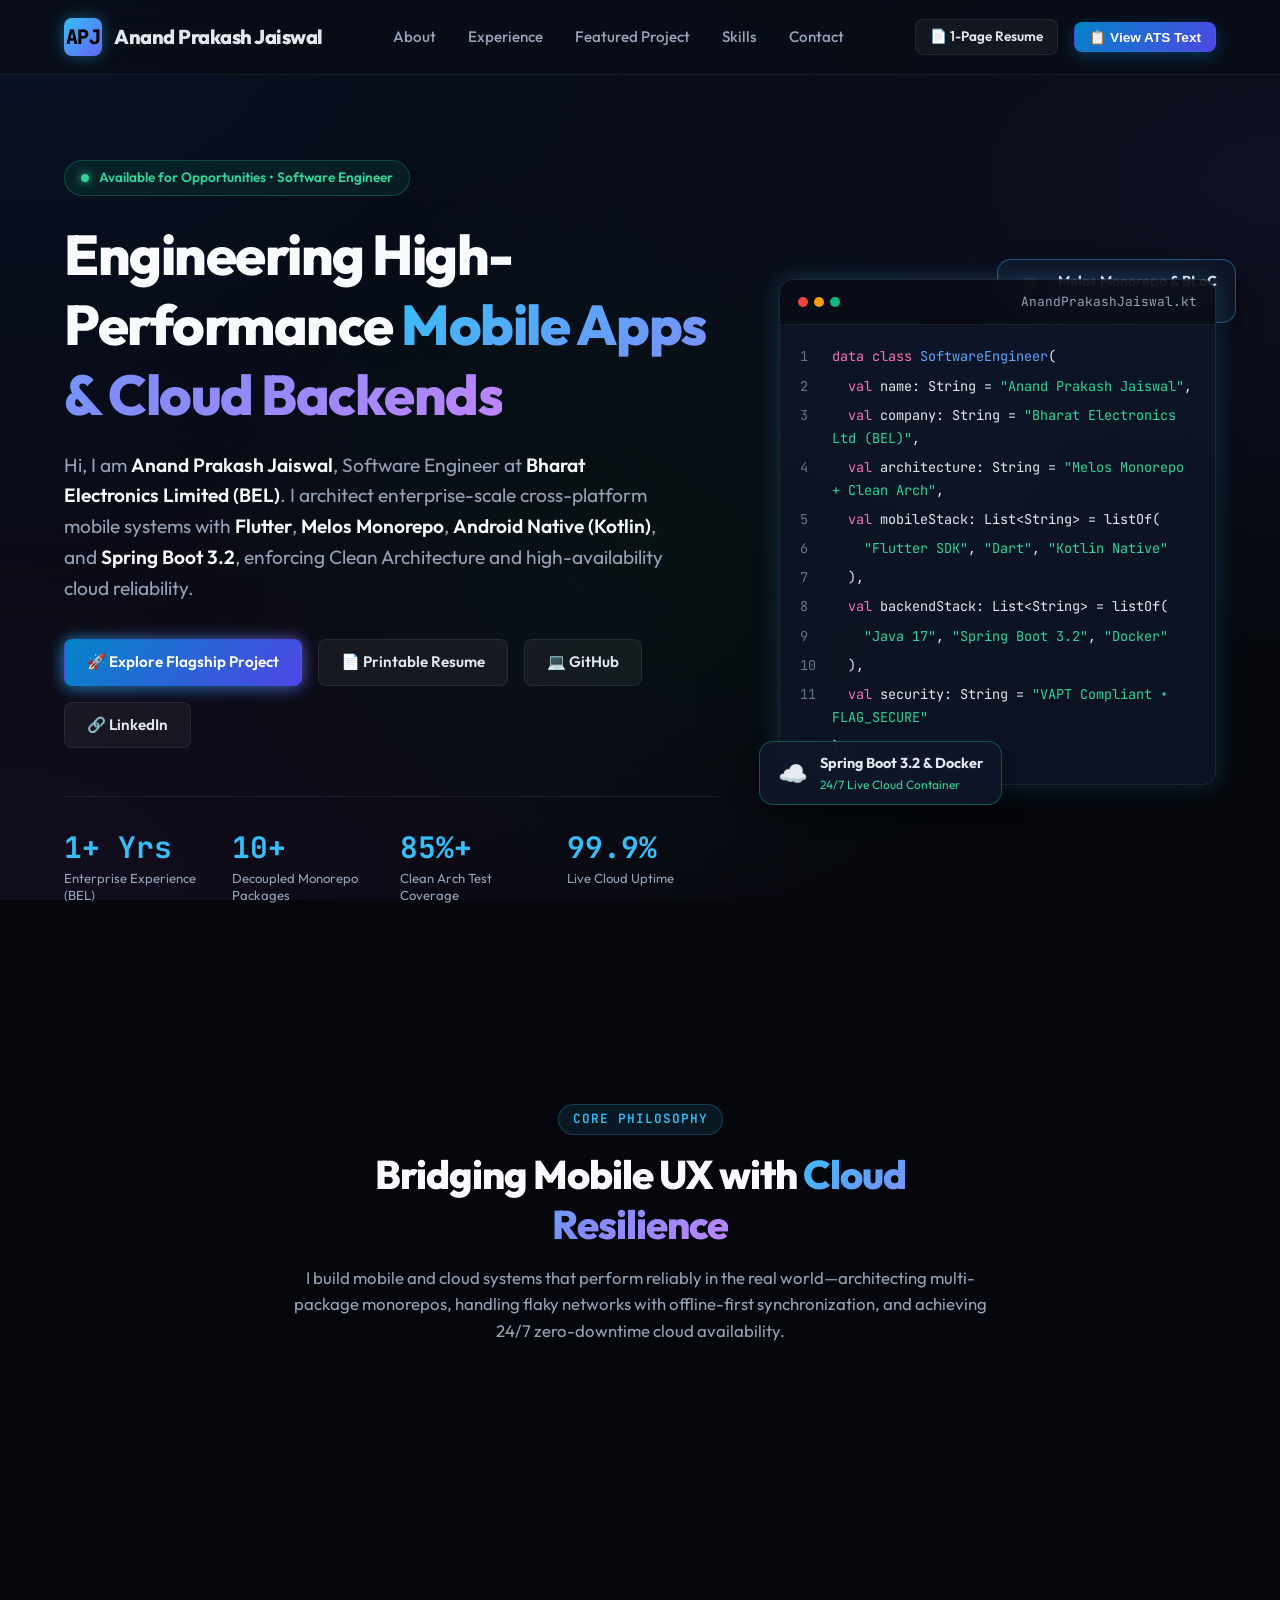
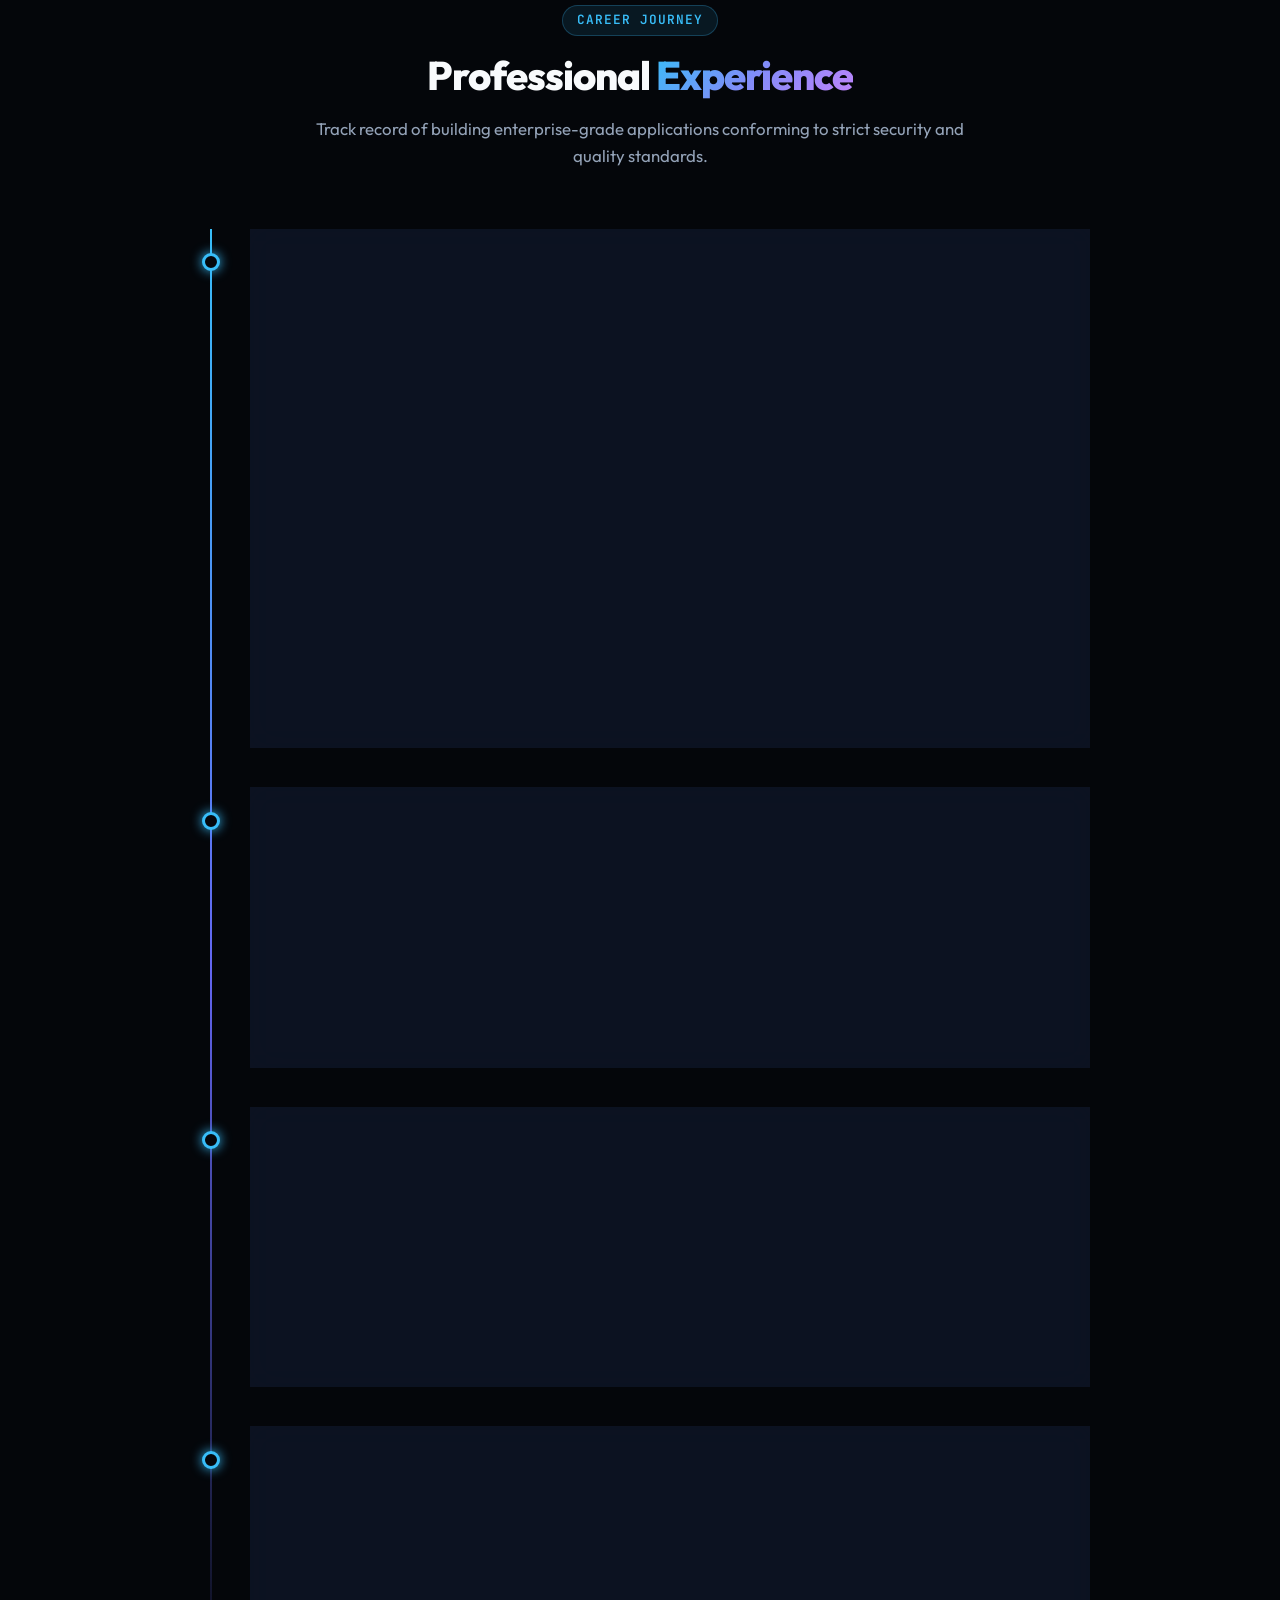
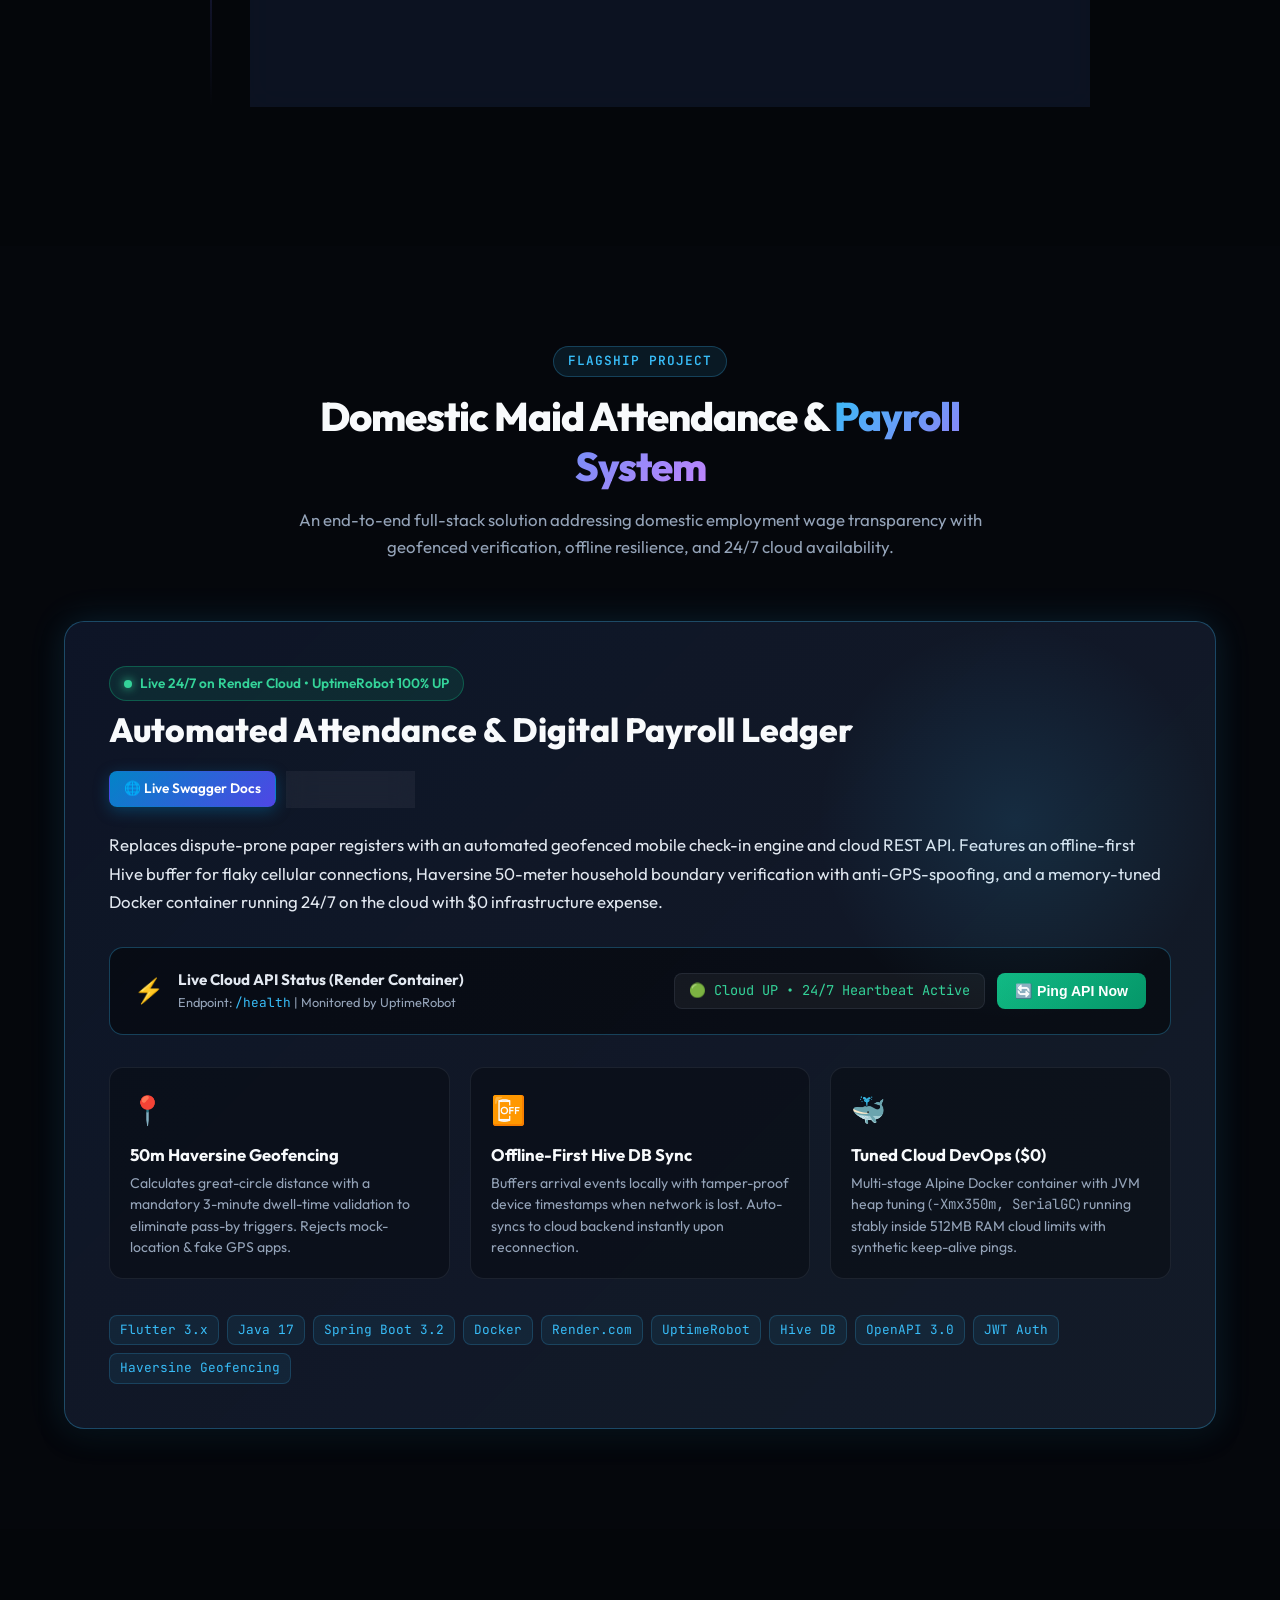
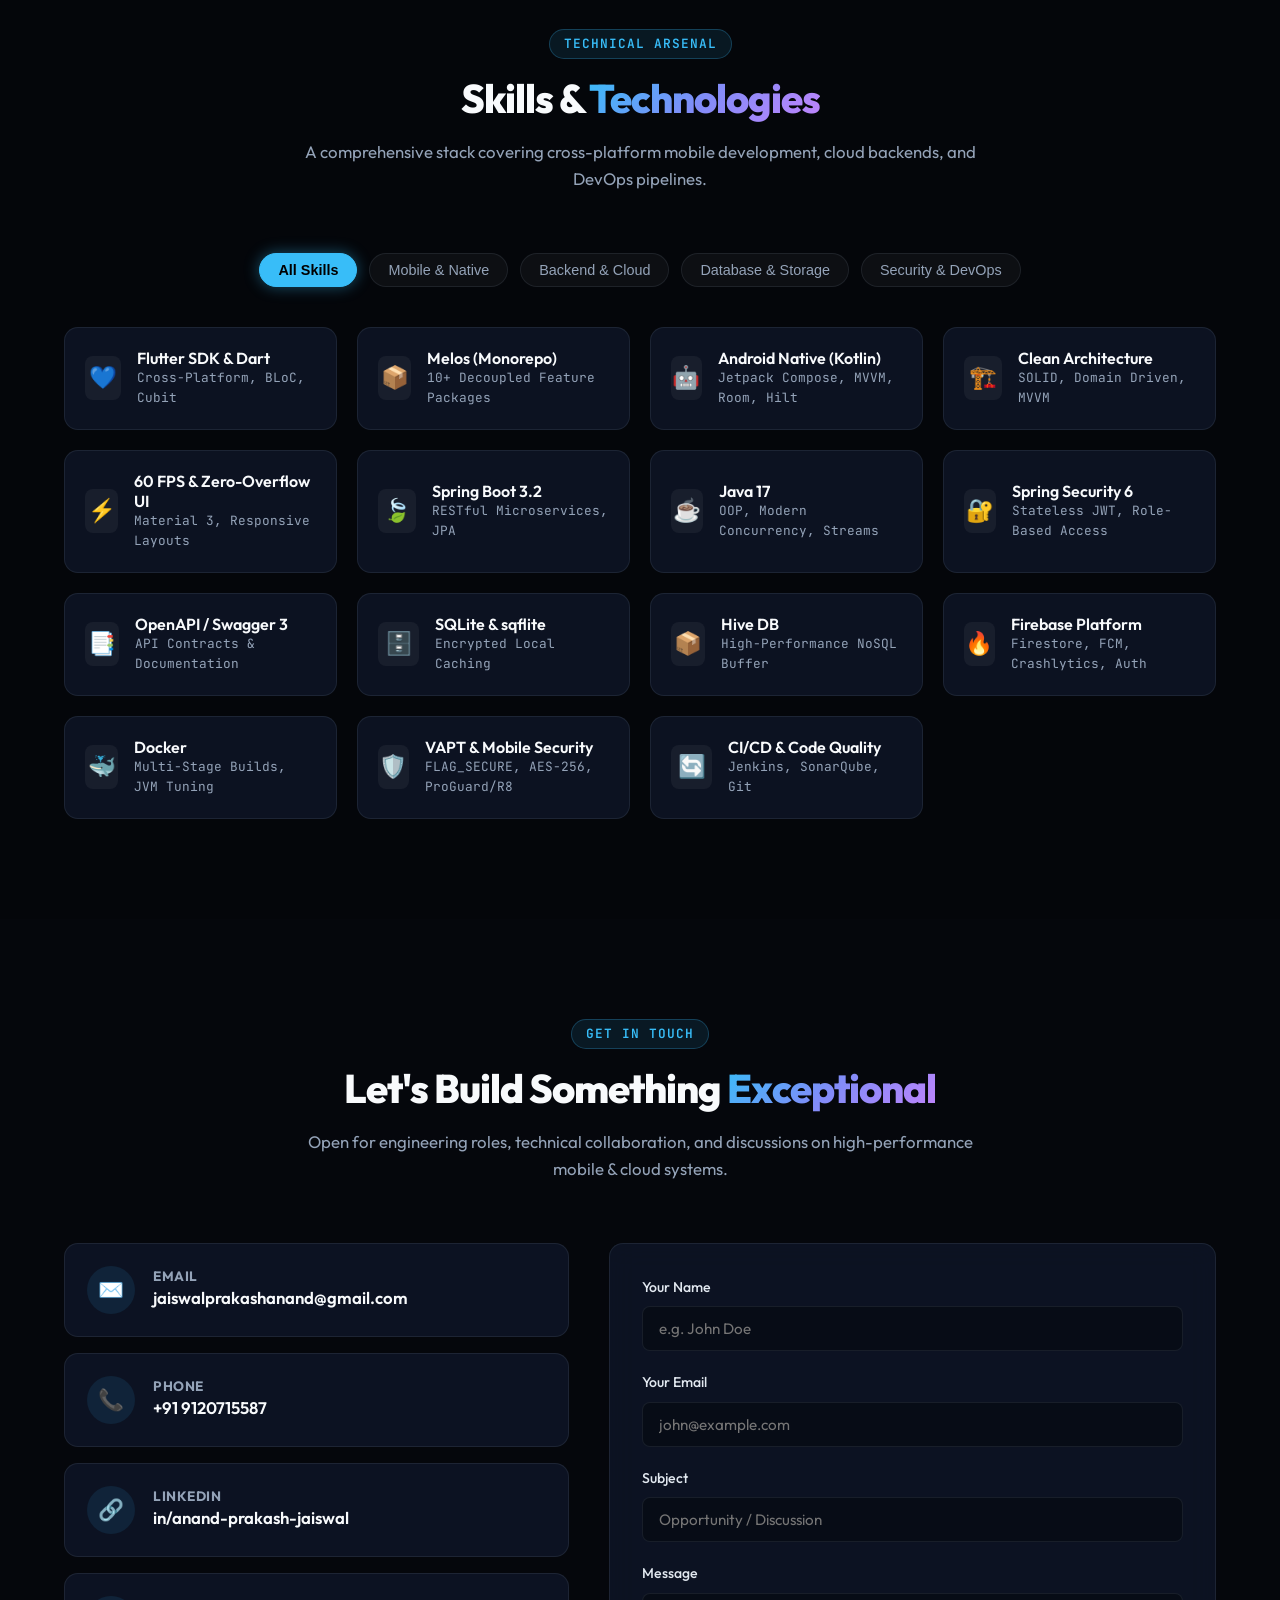
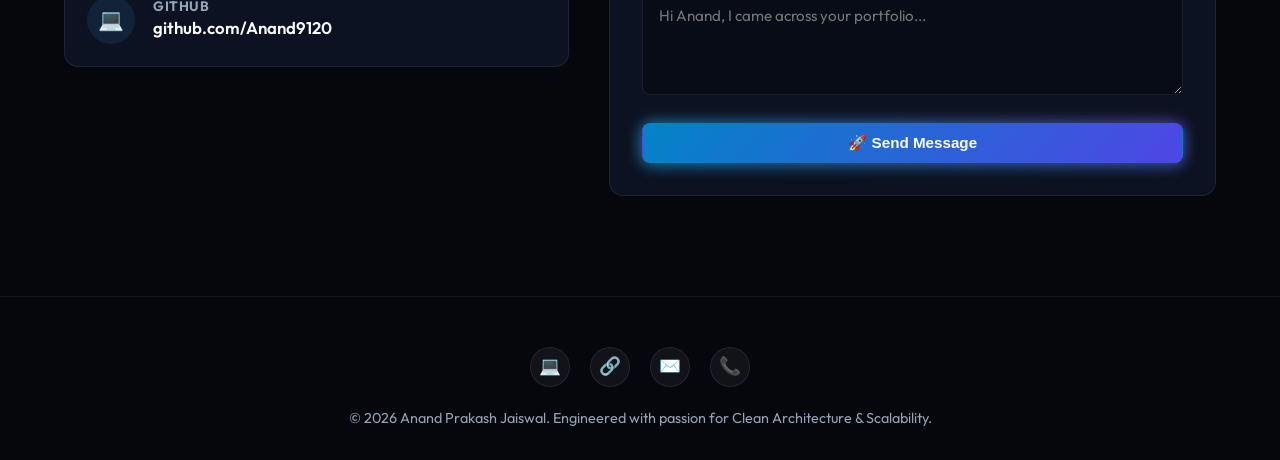
<file: index.html>
<!DOCTYPE html>
<html lang="en">
<head>
  <meta charset="UTF-8">
  <meta name="viewport" content="width=device-width, initial-scale=1.0">
  <title>Anand Prakash Jaiswal | Software Engineer (Flutter, Android Native & Backend)</title>
  <meta name="description" content="Portfolio of Anand Prakash Jaiswal - Software Engineer at Bharat Electronics Limited (BEL) specializing in Flutter, Android Native (Kotlin), Melos Monorepo, Spring Boot 3.2, Clean Architecture, and Cloud Systems.">
  <meta name="keywords" content="Anand Prakash Jaiswal, Anand Prakash, Flutter Developer, Android Engineer, Kotlin, Spring Boot, Melos Monorepo, Clean Architecture, BLoC, BEL, Software Engineer">
  <meta name="author" content="Anand Prakash Jaiswal">

  <!-- Open Graph -->
  <meta property="og:title" content="Anand Prakash Jaiswal | Software Engineer">
  <meta property="og:description" content="Software Engineer at Bharat Electronics Limited (BEL) engineering enterprise mobile systems and cloud backends.">
  <meta property="og:type" content="website">
  <meta property="og:url" content="https://anand9120.github.io/">

  <!-- Stylesheet -->
  <link rel="stylesheet" href="css/styles.css">
  <link rel="icon" href="data:image/svg+xml,<svg xmlns=%22http://www.w3.org/2000/svg%22 viewBox=%220 0 100 100%22><text y=%22.9em%22 font-size=%2290%22>⚡</text></svg>">
</head>
<body>

  <!-- Navigation -->
  <nav class="navbar" id="navbar">
    <div class="container nav-container">
      <a href="#hero" class="nav-logo">
        <div class="nav-logo-badge">APJ</div>
        <span>Anand Prakash Jaiswal</span>
      </a>

      <ul class="nav-links" id="navLinks">
        <li><a href="#about" class="nav-link">About</a></li>
        <li><a href="#experience" class="nav-link">Experience</a></li>
        <li><a href="#projects" class="nav-link">Featured Project</a></li>
        <li><a href="#skills" class="nav-link">Skills</a></li>
        <li><a href="#contact" class="nav-link">Contact</a></li>
      </ul>

      <div class="nav-actions">
        <a href="resume.html" target="_blank" class="btn btn-secondary btn-sm">📄 1-Page Resume</a>
        <button class="btn btn-primary btn-sm" id="openResumeBtn">📋 View ATS Text</button>
        <button class="mobile-toggle" id="mobileToggle" aria-label="Toggle Menu">☰</button>
      </div>
    </div>
  </nav>

  <!-- Hero Section -->
  <section class="hero" id="hero">
    <div class="container">
      <div class="hero-content">
        <div>
          <div class="status-pill">
            <span class="status-dot"></span>
            <span>Available for Opportunities • Software Engineer</span>
          </div>

          <h1 class="hero-title">
            Engineering High-Performance <span class="gradient-text">Mobile Apps & Cloud Backends</span>
          </h1>

          <p class="hero-subtitle">
            Hi, I am <b>Anand Prakash Jaiswal</b>, Software Engineer at <b>Bharat Electronics Limited (BEL)</b>. I architect enterprise-scale cross-platform mobile systems with <b>Flutter</b>, <b>Melos Monorepo</b>, <b>Android Native (Kotlin)</b>, and <b>Spring Boot 3.2</b>, enforcing Clean Architecture and high-availability cloud reliability.
          </p>

          <div class="hero-ctas">
            <a href="#projects" class="btn btn-primary btn-glow">🚀 Explore Flagship Project</a>
            <a href="resume.html" target="_blank" class="btn btn-secondary">📄 Printable Resume</a>
            <a href="https://github.com/Anand9120" target="_blank" class="btn btn-secondary">💻 GitHub</a>
            <a href="https://linkedin.com/in/anand-prakash-jaiswal" target="_blank" class="btn btn-secondary">🔗 LinkedIn</a>
          </div>

          <div class="hero-stats">
            <div class="stat-item">
              <h3>1+ Yrs</h3>
              <p>Enterprise Experience (BEL)</p>
            </div>
            <div class="stat-item">
              <h3>10+</h3>
              <p>Decoupled Monorepo Packages</p>
            </div>
            <div class="stat-item">
              <h3>85%+</h3>
              <p>Clean Arch Test Coverage</p>
            </div>
            <div class="stat-item">
              <h3>99.9%</h3>
              <p>Live Cloud Uptime</p>
            </div>
          </div>
        </div>

        <div class="hero-visual">
          <div class="floating-badge floating-badge-1">
            <span style="font-size: 1.5rem;">📱</span>
            <div>
              <div style="font-weight: 700; font-size: 0.9rem;">Melos Monorepo & BLoC</div>
              <div style="font-size: 0.75rem; color: #94a3b8;">Clean Arch + 10+ Packages</div>
            </div>
          </div>

          <div class="terminal-card">
            <div class="terminal-header">
              <div class="terminal-dots">
                <span class="terminal-dot dot-red"></span>
                <span class="terminal-dot dot-yellow"></span>
                <span class="terminal-dot dot-green"></span>
              </div>
              <div class="terminal-title">AnandPrakashJaiswal.kt</div>
            </div>
            <div class="terminal-body">
              <div class="code-line"><span class="line-num">1</span><span><span class="code-keyword">data class</span> <span class="code-func">SoftwareEngineer</span>(</span></div>
              <div class="code-line"><span class="line-num">2</span><span>&nbsp;&nbsp;<span class="code-keyword">val</span> name: String = <span class="code-string">"Anand Prakash Jaiswal"</span>,</span></div>
              <div class="code-line"><span class="line-num">3</span><span>&nbsp;&nbsp;<span class="code-keyword">val</span> company: String = <span class="code-string">"Bharat Electronics Ltd (BEL)"</span>,</span></div>
              <div class="code-line"><span class="line-num">4</span><span>&nbsp;&nbsp;<span class="code-keyword">val</span> architecture: String = <span class="code-string">"Melos Monorepo + Clean Arch"</span>,</span></div>
              <div class="code-line"><span class="line-num">5</span><span>&nbsp;&nbsp;<span class="code-keyword">val</span> mobileStack: List&lt;String&gt; = listOf(</span></div>
              <div class="code-line"><span class="line-num">6</span><span>&nbsp;&nbsp;&nbsp;&nbsp;<span class="code-string">"Flutter SDK"</span>, <span class="code-string">"Dart"</span>, <span class="code-string">"Kotlin Native"</span></span></div>
              <div class="code-line"><span class="line-num">7</span><span>&nbsp;&nbsp;),</span></div>
              <div class="code-line"><span class="line-num">8</span><span>&nbsp;&nbsp;<span class="code-keyword">val</span> backendStack: List&lt;String&gt; = listOf(</span></div>
              <div class="code-line"><span class="line-num">9</span><span>&nbsp;&nbsp;&nbsp;&nbsp;<span class="code-string">"Java 17"</span>, <span class="code-string">"Spring Boot 3.2"</span>, <span class="code-string">"Docker"</span></span></div>
              <div class="code-line"><span class="line-num">10</span><span>&nbsp;&nbsp;),</span></div>
              <div class="code-line"><span class="line-num">11</span><span>&nbsp;&nbsp;<span class="code-keyword">val</span> security: String = <span class="code-string">"VAPT Compliant • FLAG_SECURE"</span></span></div>
              <div class="code-line"><span class="line-num">12</span><span>)</span></div>
            </div>
          </div>

          <div class="floating-badge floating-badge-2">
            <span style="font-size: 1.5rem;">☁️</span>
            <div>
              <div style="font-weight: 700; font-size: 0.9rem;">Spring Boot 3.2 & Docker</div>
              <div style="font-size: 0.75rem; color: #34d399;">24/7 Live Cloud Container</div>
            </div>
          </div>
        </div>
      </div>
    </div>
  </section>

  <!-- About Section -->
  <section class="section" id="about">
    <div class="container">
      <div class="section-header">
        <span class="section-badge">Core Philosophy</span>
        <h2 class="section-title">Bridging Mobile UX with <span class="gradient-text">Cloud Resilience</span></h2>
        <p class="section-desc">
          I build mobile and cloud systems that perform reliably in the real world—architecting multi-package monorepos, handling flaky networks with offline-first synchronization, and achieving 24/7 zero-downtime cloud availability.
        </p>
      </div>
    </div>
  </section>

  <!-- Experience Timeline -->
  <section class="section" id="experience" style="background: rgba(0, 0, 0, 0.2);">
    <div class="container">
      <div class="section-header">
        <span class="section-badge">Career Journey</span>
        <h2 class="section-title">Professional <span class="gradient-text">Experience</span></h2>
        <p class="section-desc">Track record of building enterprise-grade applications conforming to strict security and quality standards.</p>
      </div>

      <div class="timeline">
        <!-- BEL -->
        <div class="timeline-item">
          <div class="timeline-dot"></div>
          <div class="timeline-card">
            <div class="timeline-role-row">
              <div>
                <h3 class="timeline-role">Software Engineer</h3>
                <div class="timeline-company">Bharat Electronics Limited (BEL)</div>
              </div>
              <span class="timeline-period">Apr 2025 – Present</span>
            </div>
            <ul class="timeline-points">
              <li>Architecting enterprise-scale cross-platform mobile applications using <b>Flutter SDK</b> and <b>Android Native (Kotlin)</b> MethodChannels for system-level integrations and defense-grade hardware security.</li>
              <li>Spearheaded a <b>Melos Monorepo Architecture</b> to decouple 10+ large-scale feature modules into independent packages, eliminating dependency conflicts and enabling parallel multi-developer workflows.</li>
              <li>Enforced <b>Clean Architecture (Presentation, Domain, Data)</b> and BLoC state management across all core modules, achieving <b>85%+ unit test coverage</b> and strict adherence to SOLID design principles.</li>
              <li>Implemented robust offline-first caching using encrypted <b>SQLite (sqflite)</b> and Dio interceptors, reducing API payload latency by <b>40%</b> and ensuring seamless data synchronization during intermittent connectivity.</li>
              <li>Hardened application security for government <b>VAPT compliance audits</b> (native FLAG_SECURE against screen recording, biometric auth, AES-256 token storage); automated builds with <b>Jenkins CI/CD</b> and <b>SonarQube</b> quality gates.</li>
            </ul>
            <div class="tag-list">
              <span class="tag">Flutter</span>
              <span class="tag">Melos (Monorepo)</span>
              <span class="tag">Kotlin MethodChannels</span>
              <span class="tag">BLoC</span>
              <span class="tag">Clean Architecture</span>
              <span class="tag">VAPT Security</span>
              <span class="tag">Jenkins CI/CD</span>
            </div>
          </div>
        </div>

        <!-- Appz Global -->
        <div class="timeline-item">
          <div class="timeline-dot"></div>
          <div class="timeline-card">
            <div class="timeline-role-row">
              <div>
                <h3 class="timeline-role">Flutter Developer</h3>
                <div class="timeline-company">Appz Global Tech Pvt. Ltd.</div>
              </div>
              <span class="timeline-period">Jan 2025 – Mar 2025</span>
            </div>
            <ul class="timeline-points">
              <li>Engineered responsive, cross-platform mobile apps from scratch using Flutter SDK, Dart, and Provider/BLoC state management, accelerating client delivery timelines by <b>25%</b>.</li>
              <li>Integrated Firebase Auth, Firestore real-time databases, and Crashlytics, reducing production crash rates by <b>30%</b> through proactive exception tracking and structured local caching.</li>
            </ul>
            <div class="tag-list">
              <span class="tag">Flutter</span>
              <span class="tag">Firebase</span>
              <span class="tag">Provider</span>
              <span class="tag">Crashlytics</span>
              <span class="tag">REST APIs</span>
            </div>
          </div>
        </div>

        <!-- Helpy Moto Intern -->
        <div class="timeline-item">
          <div class="timeline-dot"></div>
          <div class="timeline-card">
            <div class="timeline-role-row">
              <div>
                <h3 class="timeline-role">Flutter / Android Developer Intern</h3>
                <div class="timeline-company">Helpy Moto</div>
              </div>
              <span class="timeline-period">Oct 2023 – Dec 2023</span>
            </div>
            <ul class="timeline-points">
              <li>Engineered a mechanic service mobile app for remote vehicle assistance, implementing real-time location-based mechanic dispatch algorithms with native Android telemetry.</li>
              <li>Integrated RESTful JSON APIs and structured state management; translated Figma UI/UX prototypes into responsive screens and conducted unit testing in <b>Android Studio</b>.</li>
            </ul>
            <div class="tag-list">
              <span class="tag">Flutter</span>
              <span class="tag">Android Studio</span>
              <span class="tag">Location Telemetry</span>
              <span class="tag">Figma</span>
              <span class="tag">JSON APIs</span>
            </div>
          </div>
        </div>

        <!-- CodeVue Pvt Ltd Intern -->
        <div class="timeline-item">
          <div class="timeline-dot"></div>
          <div class="timeline-card">
            <div class="timeline-role-row">
              <div>
                <h3 class="timeline-role">Flutter / Android Developer Intern</h3>
                <div class="timeline-company">CodeVue Pvt Ltd</div>
              </div>
              <span class="timeline-period">Aug 2023 – Nov 2023</span>
            </div>
            <ul class="timeline-points">
              <li>Developed a gym management mobile app using <b>Android SDK</b>, Flutter, <b>MVVM architecture</b>, and REST API integration.</li>
              <li>Implemented secure authentication with <b>Firebase Auth</b>, dynamic data management with <b>Firestore / Realtime Database</b>, and collaborated via Bitbucket and Slack.</li>
            </ul>
            <div class="tag-list">
              <span class="tag">Android SDK</span>
              <span class="tag">MVVM</span>
              <span class="tag">Firebase Auth</span>
              <span class="tag">Firestore</span>
              <span class="tag">Bitbucket</span>
            </div>
          </div>
        </div>
      </div>
    </div>
  </section>

  <!-- Featured Project Showcase -->
  <section class="section" id="projects">
    <div class="container">
      <div class="section-header">
        <span class="section-badge">Flagship Project</span>
        <h2 class="section-title">Domestic Maid Attendance & <span class="gradient-text">Payroll System</span></h2>
        <p class="section-desc">An end-to-end full-stack solution addressing domestic employment wage transparency with geofenced verification, offline resilience, and 24/7 cloud availability.</p>
      </div>

      <div class="flagship-card">
        <div class="flagship-header">
          <div>
            <div class="flagship-badge">
              <span class="status-dot"></span>
              <span>Live 24/7 on Render Cloud • UptimeRobot 100% UP</span>
            </div>
            <h3 class="flagship-title">Automated Attendance & Digital Payroll Ledger</h3>
          </div>
          <div style="display: flex; gap: 10px; flex-wrap: wrap;">
            <a href="https://domestic-maid-attendance-backend.onrender.com/swagger-ui.html" target="_blank" class="btn btn-primary btn-sm">🌐 Live Swagger Docs</a>
            <a href="https://github.com/Anand9120/domestic-maid-attendance" target="_blank" class="btn btn-secondary btn-sm">💻 GitHub Repo</a>
          </div>
        </div>

        <p class="flagship-desc">
          Replaces dispute-prone paper registers with an automated geofenced mobile check-in engine and cloud REST API. Features an offline-first Hive buffer for flaky cellular connections, Haversine 50-meter household boundary verification with anti-GPS-spoofing, and a memory-tuned Docker container running 24/7 on the cloud with $0 infrastructure expense.
        </p>

        <!-- Real-Time Interactive API Ping Tester -->
        <div class="live-api-tester">
          <div class="api-tester-info">
            <span style="font-size: 1.5rem;">⚡</span>
            <div>
              <div style="font-weight: 700; font-size: 0.95rem;">Live Cloud API Status (Render Container)</div>
              <div style="font-size: 0.8rem; color: #94a3b8;">Endpoint: <code class="mono" style="color: #38bdf8;">/health</code> | Monitored by UptimeRobot</div>
            </div>
          </div>
          <div style="display: flex; align-items: center; gap: 12px;">
            <div class="api-result-badge" id="apiResultBadge">Checking status...</div>
            <button class="api-ping-btn" id="pingApiBtn">🔄 Ping API Now</button>
          </div>
        </div>

        <div class="flagship-grid">
          <div class="feature-box">
            <span class="feature-icon">📍</span>
            <h4 class="feature-title">50m Haversine Geofencing</h4>
            <p class="feature-text">
              Calculates great-circle distance with a mandatory 3-minute dwell-time validation to eliminate pass-by triggers. Rejects mock-location & fake GPS apps.
            </p>
          </div>

          <div class="feature-box">
            <span class="feature-icon">📴</span>
            <h4 class="feature-title">Offline-First Hive DB Sync</h4>
            <p class="feature-text">
              Buffers arrival events locally with tamper-proof device timestamps when network is lost. Auto-syncs to cloud backend instantly upon reconnection.
            </p>
          </div>

          <div class="feature-box">
            <span class="feature-icon">🐳</span>
            <h4 class="feature-title">Tuned Cloud DevOps ($0)</h4>
            <p class="feature-text">
              Multi-stage Alpine Docker container with JVM heap tuning (<code class="mono">-Xmx350m, SerialGC</code>) running stably inside 512MB RAM cloud limits with synthetic keep-alive pings.
            </p>
          </div>
        </div>

        <div class="tag-list">
          <span class="tag">Flutter 3.x</span>
          <span class="tag">Java 17</span>
          <span class="tag">Spring Boot 3.2</span>
          <span class="tag">Docker</span>
          <span class="tag">Render.com</span>
          <span class="tag">UptimeRobot</span>
          <span class="tag">Hive DB</span>
          <span class="tag">OpenAPI 3.0</span>
          <span class="tag">JWT Auth</span>
          <span class="tag">Haversine Geofencing</span>
        </div>
      </div>
    </div>
  </section>

  <!-- Skills Matrix -->
  <section class="section" id="skills" style="background: rgba(0, 0, 0, 0.2);">
    <div class="container">
      <div class="section-header">
        <span class="section-badge">Technical Arsenal</span>
        <h2 class="section-title">Skills & <span class="gradient-text">Technologies</span></h2>
        <p class="section-desc">A comprehensive stack covering cross-platform mobile development, cloud backends, and DevOps pipelines.</p>
      </div>

      <div class="skills-filter">
        <button class="filter-btn active" data-category="all">All Skills</button>
        <button class="filter-btn" data-category="mobile">Mobile & Native</button>
        <button class="filter-btn" data-category="backend">Backend & Cloud</button>
        <button class="filter-btn" data-category="storage">Database & Storage</button>
        <button class="filter-btn" data-category="devops">Security & DevOps</button>
      </div>

      <div class="skills-grid">
        <!-- Mobile -->
        <div class="skill-card" data-category="mobile">
          <div class="skill-icon">💙</div>
          <div class="skill-info">
            <h4>Flutter SDK & Dart</h4>
            <p>Cross-Platform, BLoC, Cubit</p>
          </div>
        </div>

        <div class="skill-card" data-category="mobile">
          <div class="skill-icon">📦</div>
          <div class="skill-info">
            <h4>Melos (Monorepo)</h4>
            <p>10+ Decoupled Feature Packages</p>
          </div>
        </div>

        <div class="skill-card" data-category="mobile">
          <div class="skill-icon">🤖</div>
          <div class="skill-info">
            <h4>Android Native (Kotlin)</h4>
            <p>Jetpack Compose, MVVM, Room, Hilt</p>
          </div>
        </div>

        <div class="skill-card" data-category="mobile">
          <div class="skill-icon">🏗️</div>
          <div class="skill-info">
            <h4>Clean Architecture</h4>
            <p>SOLID, Domain Driven, MVVM</p>
          </div>
        </div>

        <div class="skill-card" data-category="mobile">
          <div class="skill-icon">⚡</div>
          <div class="skill-info">
            <h4>60 FPS & Zero-Overflow UI</h4>
            <p>Material 3, Responsive Layouts</p>
          </div>
        </div>

        <!-- Backend -->
        <div class="skill-card" data-category="backend">
          <div class="skill-icon">🍃</div>
          <div class="skill-info">
            <h4>Spring Boot 3.2</h4>
            <p>RESTful Microservices, JPA</p>
          </div>
        </div>

        <div class="skill-card" data-category="backend">
          <div class="skill-icon">☕</div>
          <div class="skill-info">
            <h4>Java 17</h4>
            <p>OOP, Modern Concurrency, Streams</p>
          </div>
        </div>

        <div class="skill-card" data-category="backend">
          <div class="skill-icon">🔐</div>
          <div class="skill-info">
            <h4>Spring Security 6</h4>
            <p>Stateless JWT, Role-Based Access</p>
          </div>
        </div>

        <div class="skill-card" data-category="backend">
          <div class="skill-icon">📑</div>
          <div class="skill-info">
            <h4>OpenAPI / Swagger 3</h4>
            <p>API Contracts & Documentation</p>
          </div>
        </div>

        <!-- Storage -->
        <div class="skill-card" data-category="storage">
          <div class="skill-icon">🗄️</div>
          <div class="skill-info">
            <h4>SQLite & sqflite</h4>
            <p>Encrypted Local Caching</p>
          </div>
        </div>

        <div class="skill-card" data-category="storage">
          <div class="skill-icon">📦</div>
          <div class="skill-info">
            <h4>Hive DB</h4>
            <p>High-Performance NoSQL Buffer</p>
          </div>
        </div>

        <div class="skill-card" data-category="storage">
          <div class="skill-icon">🔥</div>
          <div class="skill-info">
            <h4>Firebase Platform</h4>
            <p>Firestore, FCM, Crashlytics, Auth</p>
          </div>
        </div>

        <!-- DevOps & Security -->
        <div class="skill-card" data-category="devops">
          <div class="skill-icon">🐳</div>
          <div class="skill-info">
            <h4>Docker</h4>
            <p>Multi-Stage Builds, JVM Tuning</p>
          </div>
        </div>

        <div class="skill-card" data-category="devops">
          <div class="skill-icon">🛡️</div>
          <div class="skill-info">
            <h4>VAPT & Mobile Security</h4>
            <p>FLAG_SECURE, AES-256, ProGuard/R8</p>
          </div>
        </div>

        <div class="skill-card" data-category="devops">
          <div class="skill-icon">🔄</div>
          <div class="skill-info">
            <h4>CI/CD & Code Quality</h4>
            <p>Jenkins, SonarQube, Git</p>
          </div>
        </div>
      </div>
    </div>
  </section>

  <!-- Contact Section -->
  <section class="section" id="contact">
    <div class="container">
      <div class="section-header">
        <span class="section-badge">Get In Touch</span>
        <h2 class="section-title">Let's Build Something <span class="gradient-text">Exceptional</span></h2>
        <p class="section-desc">Open for engineering roles, technical collaboration, and discussions on high-performance mobile & cloud systems.</p>
      </div>

      <div class="contact-grid">
        <div class="contact-cards">
          <a href="mailto:jaiswalprakashanand@gmail.com" class="contact-card">
            <div class="contact-card-icon">✉️</div>
            <div class="contact-card-info">
              <h4>Email</h4>
              <p>jaiswalprakashanand@gmail.com</p>
            </div>
          </a>

          <a href="tel:+919120715587" class="contact-card">
            <div class="contact-card-icon">📞</div>
            <div class="contact-card-info">
              <h4>Phone</h4>
              <p>+91 9120715587</p>
            </div>
          </a>

          <a href="https://linkedin.com/in/anand-prakash-jaiswal" target="_blank" class="contact-card">
            <div class="contact-card-icon">🔗</div>
            <div class="contact-card-info">
              <h4>LinkedIn</h4>
              <p>in/anand-prakash-jaiswal</p>
            </div>
          </a>

          <a href="https://github.com/Anand9120" target="_blank" class="contact-card">
            <div class="contact-card-icon">💻</div>
            <div class="contact-card-info">
              <h4>GitHub</h4>
              <p>github.com/Anand9120</p>
            </div>
          </a>
        </div>

        <div class="contact-form">
          <form id="contactForm">
            <div class="form-group">
              <label class="form-label" for="formName">Your Name</label>
              <input type="text" id="formName" class="form-control" placeholder="e.g. John Doe" required>
            </div>

            <div class="form-group">
              <label class="form-label" for="formEmail">Your Email</label>
              <input type="email" id="formEmail" class="form-control" placeholder="john@example.com" required>
            </div>

            <div class="form-group">
              <label class="form-label" for="formSubject">Subject</label>
              <input type="text" id="formSubject" class="form-control" placeholder="Opportunity / Discussion" required>
            </div>

            <div class="form-group">
              <label class="form-label" for="formMessage">Message</label>
              <textarea id="formMessage" class="form-control" rows="4" placeholder="Hi Anand, I came across your portfolio..." required></textarea>
            </div>

            <button type="submit" class="btn btn-primary btn-glow" style="width: 100%;">🚀 Send Message</button>
          </form>
        </div>
      </div>
    </div>
  </section>

  <!-- Resume Modal -->
  <div class="modal-overlay" id="resumeModal">
    <div class="modal-container">
      <div class="modal-header">
        <div style="display: flex; align-items: center; gap: 10px;">
          <span style="font-size: 1.2rem;">📄</span>
          <h3 style="font-size: 1.1rem; color: #fff;">ATS-Optimized Resume • Anand Prakash Jaiswal</h3>
        </div>
        <div style="display: flex; gap: 10px; align-items: center;">
          <a href="resume.html" target="_blank" class="btn btn-primary btn-sm">🖨️ Open Print View</a>
          <button class="btn btn-secondary btn-sm" id="copyResumeBtn">📋 Copy Clean Text</button>
          <button class="modal-close" id="closeResumeBtn">&times;</button>
        </div>
      </div>
      <div class="modal-body" id="resumeContentText">ANAND PRAKASH JAISWAL
Software Engineer – Flutter, Android Native (Kotlin) & Backend Systems
Indore / Ghaziabad, India | +91 9120715587 | jaiswalprakashanand@gmail.com
LinkedIn: linkedin.com/in/anand-prakash-jaiswal | GitHub: github.com/Anand9120 | Portfolio: anand9120.github.io

================================================================================
PROFESSIONAL SUMMARY
================================================================================
Software Engineer with 1+ year of production experience architecting enterprise-grade mobile applications and scalable cloud systems at Bharat Electronics Limited (BEL). Proven track record implementing Melos Monorepo package architectures, Clean Architecture (BLoC), and Android Native (Kotlin) MethodChannels. Skilled in government-grade VAPT compliance, offline-first data caching (SQLite/Hive), and containerized Spring Boot 3.2 deployments with 99.9% uptime.

================================================================================
TECHNICAL SKILLS
================================================================================
• Mobile & Native: Flutter SDK, Dart, Android Native (Kotlin, Java), MethodChannels, iOS (Cupertino), Responsive 60 FPS UI
• Architecture & State: Clean Architecture, BLoC / Cubit, Provider, Melos (Monorepo), SOLID Principles, MVVM, Dependency Injection
• Backend & Cloud: Java 17, Spring Boot 3.2, Spring Security 6, RESTful APIs, OpenAPI / Swagger 3.0, Docker, Render Cloud
• Storage & Security: SQLite (sqflite), Hive DB, MySQL, PostgreSQL, AES-256 Storage, FLAG_SECURE, VAPT Compliance
• DevOps & Tooling: Git, GitHub, Jenkins CI/CD, SonarQube, Postman, Jira (Agile/Scrum), ProGuard/R8 Code Shrinking

================================================================================
PROFESSIONAL EXPERIENCE
================================================================================
Bharat Electronics Limited (BEL)                                     Apr 2025 – Present
Software Engineer | Indore (SDC), India
• Architecting enterprise-scale cross-platform mobile applications using Flutter SDK and Android Native (Kotlin) MethodChannels for system-level integrations and defense-grade hardware security.
• Spearheaded a Melos Monorepo Architecture to decouple 10+ large-scale feature modules into independent packages, eliminating dependency conflicts and enabling parallel multi-developer workflows.
• Enforced Clean Architecture (Presentation, Domain, Data) and BLoC state management across all core modules, achieving 85%+ unit test coverage and strict adherence to SOLID design principles.
• Implemented robust offline-first caching using encrypted SQLite (sqflite) and Dio interceptors, reducing API payload latency by 40% and ensuring seamless data synchronization during intermittent connectivity.
• Hardened application security for government VAPT compliance audits (native FLAG_SECURE against screen recording, biometric auth, AES-256 token storage); automated builds with Jenkins CI/CD and SonarQube quality gates.

Appz Global Tech Pvt. Ltd.                                          Jan 2025 – Mar 2025
Flutter Developer | India
• Engineered cross-platform mobile apps from scratch using Flutter SDK, Dart, and Provider/BLoC, accelerating client delivery by 25%.
• Integrated Firebase Auth, Firestore real-time databases, and Crashlytics, reducing production crash rates by 30% through proactive exception tracking and structured local SQLite caching.

Helpy Moto                                                           Oct 2023 – Dec 2023
Flutter / Android Developer Intern | India
• Engineered a mechanic service mobile app for remote vehicle assistance, implementing real-time location-based mechanic dispatch algorithms with native Android telemetry integration.
• Integrated RESTful JSON APIs and structured state management; translated Figma UI/UX prototypes into responsive screens and conducted unit testing in Android Studio.

CodeVue Pvt Ltd                                                      Aug 2023 – Nov 2023
Flutter / Android Developer Intern | India
• Developed a gym management mobile app using Android SDK, Flutter, MVVM architecture, and REST API integration.
• Implemented secure authentication with Firebase Auth, dynamic data management with Firestore / Realtime Database, and collaborated via Bitbucket and Slack.

================================================================================
FEATURED PROJECTS (Full-Stack & Cloud)
================================================================================
Domestic Maid Attendance & Transparent Payroll System (Full-Stack)
Tech Stack: Flutter (BLoC), Java 17, Spring Boot 3.2, Docker, Render Cloud, UptimeRobot, Hive DB
Live Demo / API: https://domestic-maid-attendance-backend.onrender.com/swagger-ui.html
GitHub: https://github.com/Anand9120/domestic-maid-attendance
• Built an end-to-end automated attendance and salary calculation platform with a Flutter Clean Architecture client and a containerized Spring Boot 3.2 REST API deployed 24/7 on Render Cloud.
• Designed a 50-meter Haversine geofence engine with 3-minute dwell-time validation and anti-mock-location hardware checks to prevent fraudulent check-ins.
• Engineered an offline-first event queue using Hive DB, buffering attendance records locally during network drops and auto-syncing upon reconnect with zero data loss.
• Containerized backend using multi-stage Docker builds; optimized JVM heap (-Xmx350m, SerialGC) to operate stably within 512MB RAM cloud limits; integrated UptimeRobot pings achieving 99.9% uptime at $0 cost.

================================================================================
EDUCATION
================================================================================
B.Tech in Computer Science & Engineering                           2020 – 2024
NITRA Technical Campus, Ghaziabad | CGPA: 7.98 / 10.0
      </div>
    </div>
  </div>

  <!-- Footer -->
  <footer class="footer">
    <div class="container">
      <div class="footer-socials">
        <a href="https://github.com/Anand9120" target="_blank" class="footer-social-link" title="GitHub">💻</a>
        <a href="https://linkedin.com/in/anand-prakash-jaiswal" target="_blank" class="footer-social-link" title="LinkedIn">🔗</a>
        <a href="mailto:jaiswalprakashanand@gmail.com" class="footer-social-link" title="Email">✉️</a>
        <a href="tel:+919120715587" class="footer-social-link" title="Phone">📞</a>
      </div>
      <p>© 2026 Anand Prakash Jaiswal. Engineered with passion for Clean Architecture & Scalability.</p>
    </div>
  </footer>

  <script src="js/main.js"></script>
</body>
</html>
</file>
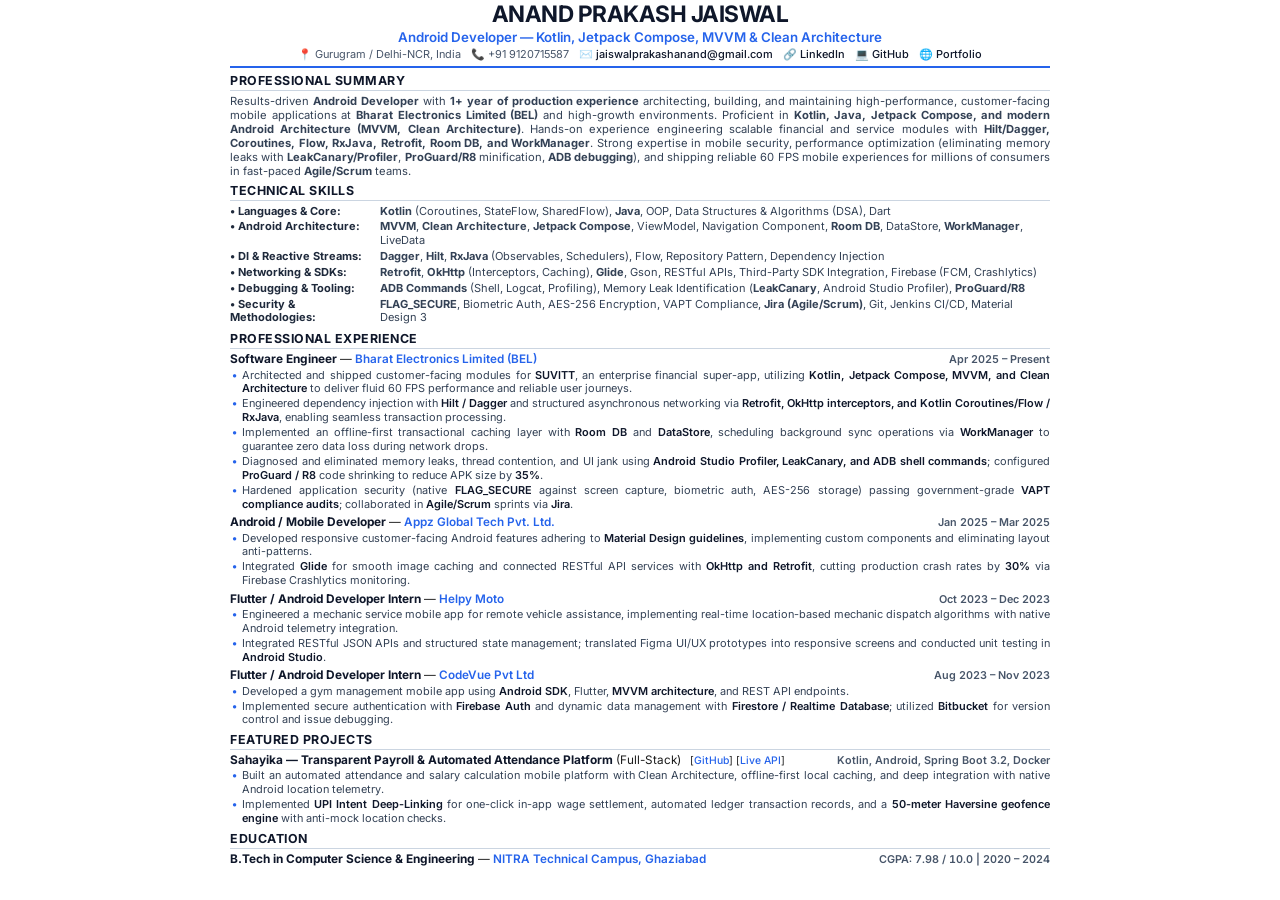
<file: resume.html>
<!DOCTYPE html>
<html lang="en">
<head>
  <meta charset="UTF-8">
  <meta name="viewport" content="width=device-width, initial-scale=1.0">
  <title>Anand Prakash Jaiswal - Android Developer Resume</title>
  <style>
    @import url('https://fonts.googleapis.com/css2?family=Inter:wght@400;500;600;700&display=swap');

    @page {
      size: A4;
      margin: 6mm 10mm 6mm 10mm;
    }

    * {
      box-sizing: border-box;
      margin: 0;
      padding: 0;
    }

    body {
      font-family: 'Inter', -apple-system, BlinkMacSystemFont, "Segoe UI", Roboto, Arial, sans-serif;
      color: #1a1a1a;
      line-height: 1.25;
      font-size: 8.8pt;
      background: #fff;
    }

    .resume-container {
      max-width: 820px;
      margin: 0 auto;
      background: #fff;
    }

    /* Header */
    .header {
      text-align: center;
      border-bottom: 2px solid #2563eb;
      padding-bottom: 4px;
      margin-bottom: 5px;
    }

    .name {
      font-size: 17pt;
      font-weight: 700;
      letter-spacing: -0.5px;
      color: #0f172a;
      text-transform: uppercase;
      margin-bottom: 1px;
    }

    .title {
      font-size: 10pt;
      font-weight: 600;
      color: #2563eb;
      margin-bottom: 2px;
    }

    .contact-line {
      font-size: 8.2pt;
      color: #475569;
      display: flex;
      justify-content: center;
      flex-wrap: wrap;
      gap: 10px;
    }

    .contact-line a {
      color: #0f172a;
      text-decoration: none;
      font-weight: 500;
    }

    .contact-line a:hover {
      text-decoration: underline;
    }

    /* Section */
    .section {
      margin-bottom: 5px;
    }

    .section-title {
      font-size: 9.3pt;
      font-weight: 700;
      color: #0f172a;
      text-transform: uppercase;
      letter-spacing: 0.5px;
      border-bottom: 1px solid #cbd5e1;
      padding-bottom: 1.5px;
      margin-bottom: 3px;
      display: flex;
      align-items: center;
      gap: 6px;
    }

    .summary-text {
      font-size: 8.4pt;
      color: #334155;
      text-align: justify;
    }

    /* Skills Grid */
    .skills-table {
      width: 100%;
      border-collapse: collapse;
      font-size: 8.3pt;
    }

    .skills-table td {
      padding: 1px 0;
      vertical-align: top;
    }

    .skill-cat {
      font-weight: 700;
      color: #1e293b;
      width: 150px;
    }

    .skill-items {
      color: #334155;
    }

    /* Experience & Projects */
    .item {
      margin-bottom: 4px;
    }

    .item-header {
      display: flex;
      justify-content: space-between;
      align-items: baseline;
      margin-bottom: 1px;
    }

    .item-title {
      font-size: 8.9pt;
      font-weight: 700;
      color: #0f172a;
    }

    .item-company {
      font-weight: 600;
      color: #2563eb;
    }

    .item-dates {
      font-size: 8.1pt;
      font-weight: 600;
      color: #475569;
      font-variant-numeric: tabular-nums;
    }

    .bullet-list {
      list-style-type: none;
      padding-left: 0;
      margin-top: 1.5px;
    }

    .bullet-list li {
      position: relative;
      padding-left: 12px;
      margin-bottom: 1.5px;
      font-size: 8.2pt;
      color: #334155;
      text-align: justify;
    }

    .bullet-list li::before {
      content: "•";
      position: absolute;
      left: 2px;
      color: #2563eb;
      font-weight: bold;
    }

    .bullet-list b {
      color: #0f172a;
      font-weight: 600;
    }

    .project-links {
      font-size: 7.8pt;
      font-weight: normal;
      margin-left: 6px;
    }

    .project-links a {
      color: #2563eb;
      text-decoration: none;
      font-weight: 500;
    }
  </style>
</head>
<body>

  <div class="resume-container">
    <!-- Header -->
    <header class="header">
      <h1 class="name">Anand Prakash Jaiswal</h1>
      <div class="title">Android Developer — Kotlin, Jetpack Compose, MVVM & Clean Architecture</div>
      <div class="contact-line">
        <span>📍 Gurugram / Delhi-NCR, India</span>
        <span>📞 +91 9120715587</span>
        <span>✉️ <a href="mailto:jaiswalprakashanand@gmail.com">jaiswalprakashanand@gmail.com</a></span>
        <span>🔗 <a href="https://linkedin.com/in/anand-prakash-jaiswal" target="_blank">LinkedIn</a></span>
        <span>💻 <a href="https://github.com/Anand9120" target="_blank">GitHub</a></span>
        <span>🌐 <a href="https://anand9120.github.io/" target="_blank">Portfolio</a></span>
      </div>
    </header>

    <!-- Professional Summary -->
    <section class="section">
      <h2 class="section-title">Professional Summary</h2>
      <p class="summary-text">
        Results-driven <b>Android Developer</b> with <b>1+ year of production experience</b> architecting, building, and maintaining high-performance, customer-facing mobile applications at <b>Bharat Electronics Limited (BEL)</b> and high-growth environments. Proficient in <b>Kotlin, Java, Jetpack Compose, and modern Android Architecture (MVVM, Clean Architecture)</b>. Hands-on experience engineering scalable financial and service modules with <b>Hilt/Dagger, Coroutines, Flow, RxJava, Retrofit, Room DB, and WorkManager</b>. Strong expertise in mobile security, performance optimization (eliminating memory leaks with <b>LeakCanary/Profiler</b>, <b>ProGuard/R8</b> minification, <b>ADB debugging</b>), and shipping reliable 60 FPS mobile experiences for millions of consumers in fast-paced <b>Agile/Scrum</b> teams.
      </p>
    </section>

    <!-- Technical Skills -->
    <section class="section">
      <h2 class="section-title">Technical Skills</h2>
      <table class="skills-table">
        <tr>
          <td class="skill-cat">• Languages & Core:</td>
          <td class="skill-items"><b>Kotlin</b> (Coroutines, StateFlow, SharedFlow), <b>Java</b>, OOP, Data Structures & Algorithms (DSA), Dart</td>
        </tr>
        <tr>
          <td class="skill-cat">• Android Architecture:</td>
          <td class="skill-items"><b>MVVM</b>, <b>Clean Architecture</b>, <b>Jetpack Compose</b>, ViewModel, Navigation Component, <b>Room DB</b>, DataStore, <b>WorkManager</b>, LiveData</td>
        </tr>
        <tr>
          <td class="skill-cat">• DI & Reactive Streams:</td>
          <td class="skill-items"><b>Dagger</b>, <b>Hilt</b>, <b>RxJava</b> (Observables, Schedulers), Flow, Repository Pattern, Dependency Injection</td>
        </tr>
        <tr>
          <td class="skill-cat">• Networking & SDKs:</td>
          <td class="skill-items"><b>Retrofit</b>, <b>OkHttp</b> (Interceptors, Caching), <b>Glide</b>, Gson, RESTful APIs, Third-Party SDK Integration, Firebase (FCM, Crashlytics)</td>
        </tr>
        <tr>
          <td class="skill-cat">• Debugging & Tooling:</td>
          <td class="skill-items"><b>ADB Commands</b> (Shell, Logcat, Profiling), Memory Leak Identification (<b>LeakCanary</b>, Android Studio Profiler), <b>ProGuard/R8</b></td>
        </tr>
        <tr>
          <td class="skill-cat">• Security & Methodologies:</td>
          <td class="skill-items"><b>FLAG_SECURE</b>, Biometric Auth, AES-256 Encryption, VAPT Compliance, <b>Jira (Agile/Scrum)</b>, Git, Jenkins CI/CD, Material Design 3</td>
        </tr>
      </table>
    </section>

    <!-- Professional Experience -->
    <section class="section">
      <h2 class="section-title">Professional Experience</h2>

      <!-- BEL -->
      <div class="item">
        <div class="item-header">
          <div>
            <span class="item-title">Software Engineer</span> — <span class="item-company">Bharat Electronics Limited (BEL)</span>
          </div>
          <span class="item-dates">Apr 2025 – Present</span>
        </div>
        <ul class="bullet-list">
          <li>Architected and shipped customer-facing modules for <b>SUVITT</b>, an enterprise financial super-app, utilizing <b>Kotlin, Jetpack Compose, MVVM, and Clean Architecture</b> to deliver fluid 60 FPS performance and reliable user journeys.</li>
          <li>Engineered dependency injection with <b>Hilt / Dagger</b> and structured asynchronous networking via <b>Retrofit, OkHttp interceptors, and Kotlin Coroutines/Flow / RxJava</b>, enabling seamless transaction processing.</li>
          <li>Implemented an offline-first transactional caching layer with <b>Room DB</b> and <b>DataStore</b>, scheduling background sync operations via <b>WorkManager</b> to guarantee zero data loss during network drops.</li>
          <li>Diagnosed and eliminated memory leaks, thread contention, and UI jank using <b>Android Studio Profiler, LeakCanary, and ADB shell commands</b>; configured <b>ProGuard / R8</b> code shrinking to reduce APK size by <b>35%</b>.</li>
          <li>Hardened application security (native <b>FLAG_SECURE</b> against screen capture, biometric auth, AES-256 storage) passing government-grade <b>VAPT compliance audits</b>; collaborated in <b>Agile/Scrum</b> sprints via <b>Jira</b>.</li>
        </ul>
      </div>

      <!-- Appz Global -->
      <div class="item">
        <div class="item-header">
          <div>
            <span class="item-title">Android / Mobile Developer</span> — <span class="item-company">Appz Global Tech Pvt. Ltd.</span>
          </div>
          <span class="item-dates">Jan 2025 – Mar 2025</span>
        </div>
        <ul class="bullet-list">
          <li>Developed responsive customer-facing Android features adhering to <b>Material Design guidelines</b>, implementing custom components and eliminating layout anti-patterns.</li>
          <li>Integrated <b>Glide</b> for smooth image caching and connected RESTful API services with <b>OkHttp and Retrofit</b>, cutting production crash rates by <b>30%</b> via Firebase Crashlytics monitoring.</li>
        </ul>
      </div>

      <!-- Helpy Moto -->
      <div class="item">
        <div class="item-header">
          <div>
            <span class="item-title">Flutter / Android Developer Intern</span> — <span class="item-company">Helpy Moto</span>
          </div>
          <span class="item-dates">Oct 2023 – Dec 2023</span>
        </div>
        <ul class="bullet-list">
          <li>Engineered a mechanic service mobile app for remote vehicle assistance, implementing real-time location-based mechanic dispatch algorithms with native Android telemetry integration.</li>
          <li>Integrated RESTful JSON APIs and structured state management; translated Figma UI/UX prototypes into responsive screens and conducted unit testing in <b>Android Studio</b>.</li>
        </ul>
      </div>

      <!-- CodeVue Pvt Ltd -->
      <div class="item">
        <div class="item-header">
          <div>
            <span class="item-title">Flutter / Android Developer Intern</span> — <span class="item-company">CodeVue Pvt Ltd</span>
          </div>
          <span class="item-dates">Aug 2023 – Nov 2023</span>
        </div>
        <ul class="bullet-list">
          <li>Developed a gym management mobile app using <b>Android SDK</b>, Flutter, <b>MVVM architecture</b>, and REST API endpoints.</li>
          <li>Implemented secure authentication with <b>Firebase Auth</b> and dynamic data management with <b>Firestore / Realtime Database</b>; utilized <b>Bitbucket</b> for version control and issue debugging.</li>
        </ul>
      </div>
    </section>

    <!-- Featured Projects -->
    <section class="section">
      <h2 class="section-title">Featured Projects</h2>
      <div class="item">
        <div class="item-header">
          <div>
            <span class="item-title">Sahayika — Transparent Payroll & Automated Attendance Platform</span> (Full-Stack)
            <span class="project-links">
              [<a href="https://github.com/Anand9120/domestic-maid-attendance" target="_blank">GitHub</a>]
              [<a href="https://domestic-maid-attendance-backend.onrender.com/swagger-ui.html" target="_blank">Live API</a>]
            </span>
          </div>
          <span class="item-dates">Kotlin, Android, Spring Boot 3.2, Docker</span>
        </div>
        <ul class="bullet-list">
          <li>Built an automated attendance and salary calculation mobile platform with Clean Architecture, offline-first local caching, and deep integration with native Android location telemetry.</li>
          <li>Implemented <b>UPI Intent Deep-Linking</b> for one-click in-app wage settlement, automated ledger transaction records, and a <b>50-meter Haversine geofence engine</b> with anti-mock location checks.</li>
        </ul>
      </div>
    </section>

    <!-- Education -->
    <section class="section">
      <h2 class="section-title">Education</h2>
      <div class="item">
        <div class="item-header">
          <div>
            <span class="item-title">B.Tech in Computer Science & Engineering</span> — <span class="item-company">NITRA Technical Campus, Ghaziabad</span>
          </div>
          <span class="item-dates">CGPA: 7.98 / 10.0 | 2020 – 2024</span>
        </div>
      </div>
    </section>
  </div>

</body>
</html>
</file>
<file: css/styles.css>
/* ==========================================================================
   Anand Prakash Jaiswal - Portfolio Design System
   Modern Dark Glassmorphism, Neon Accents, Fluid Responsive Typography
   ========================================================================== */

@import url("https://fonts.googleapis.com/css2?family=JetBrains+Mono:wght@400;500;600;700&family=Outfit:wght@300;400;500;600;700;800;900&display=swap");

:root {
  --bg-darkest: #05070c;
  --bg-primary: #090d16;
  --bg-card: rgba(15, 23, 42, 0.75);
  --bg-card-hover: rgba(24, 34, 58, 0.85);
  --bg-glass: rgba(15, 23, 42, 0.65);
  
  --border-subtle: rgba(148, 163, 184, 0.12);
  --border-glow: rgba(56, 189, 248, 0.4);
  --border-active: #38bdf8;

  --accent-cyan: #38bdf8;
  --accent-blue: #2563eb;
  --accent-indigo: #6366f1;
  --accent-purple: #a855f7;
  --accent-emerald: #10b981;
  --accent-amber: #f59e0b;

  --text-white: #f8fafc;
  --text-light: #e2e8f0;
  --text-muted: #94a3b8;
  --text-dim: #64748b;

  --font-main: "Outfit", -apple-system, BlinkMacSystemFont, "Segoe UI", Roboto, sans-serif;
  --font-mono: "JetBrains Mono", monospace;

  --radius-sm: 8px;
  --radius-md: 14px;
  --radius-lg: 20px;
  --radius-full: 9999px;

  --shadow-card: 0 10px 30px -10px rgba(0, 0, 0, 0.5);
  --shadow-glow: 0 0 25px rgba(56, 189, 248, 0.25);
  --shadow-glow-purple: 0 0 25px rgba(168, 85, 247, 0.25);

  --transition-fast: 0.2s cubic-bezier(0.4, 0, 0.2, 1);
  --transition-normal: 0.3s cubic-bezier(0.4, 0, 0.2, 1);
  --transition-slow: 0.5s cubic-bezier(0.4, 0, 0.2, 1);
}

/* Reset & Global */
*, *::before, *::after {
  box-sizing: border-box;
  margin: 0;
  padding: 0;
}

html {
  scroll-behavior: smooth;
  font-size: 16px;
}

body {
  font-family: var(--font-main);
  background-color: var(--bg-darkest);
  color: var(--text-light);
  line-height: 1.6;
  overflow-x: hidden;
  background-image: 
    radial-gradient(at 0% 0%, rgba(37, 99, 235, 0.12) 0px, transparent 50%),
    radial-gradient(at 100% 20%, rgba(99, 102, 241, 0.1) 0px, transparent 50%),
    radial-gradient(at 50% 60%, rgba(16, 185, 129, 0.06) 0px, transparent 50%),
    radial-gradient(at 0% 100%, rgba(168, 85, 247, 0.08) 0px, transparent 50%);
  background-attachment: fixed;
  min-height: 100vh;
}

/* Scrollbar */
::-webkit-scrollbar {
  width: 8px;
}
::-webkit-scrollbar-track {
  background: var(--bg-darkest);
}
::-webkit-scrollbar-thumb {
  background: rgba(148, 163, 184, 0.25);
  border-radius: 4px;
}
::-webkit-scrollbar-thumb:hover {
  background: var(--accent-cyan);
}

/* Typography Helpers */
h1, h2, h3, h4, h5, h6 {
  color: var(--text-white);
  font-weight: 700;
  line-height: 1.25;
}

a {
  color: inherit;
  text-decoration: none;
  transition: var(--transition-fast);
}

.mono {
  font-family: var(--font-mono);
}

.gradient-text {
  background: linear-gradient(135deg, #38bdf8 0%, #818cf8 50%, #c084fc 100%);
  -webkit-background-clip: text;
  -webkit-text-fill-color: transparent;
}

.gradient-text-emerald {
  background: linear-gradient(135deg, #34d399 0%, #38bdf8 100%);
  -webkit-background-clip: text;
  -webkit-text-fill-color: transparent;
}

.container {
  max-width: 1200px;
  margin: 0 auto;
  padding: 0 24px;
}

/* Navbar */
.navbar {
  position: fixed;
  top: 0;
  left: 0;
  right: 0;
  z-index: 1000;
  backdrop-filter: blur(16px);
  -webkit-backdrop-filter: blur(16px);
  background: rgba(9, 13, 22, 0.75);
  border-bottom: 1px solid var(--border-subtle);
  transition: var(--transition-normal);
}

.nav-container {
  display: flex;
  align-items: center;
  justify-content: space-between;
  height: 74px;
}

.nav-logo {
  display: flex;
  align-items: center;
  gap: 12px;
  font-size: 1.25rem;
  font-weight: 800;
  letter-spacing: -0.5px;
}

.nav-logo-badge {
  width: 38px;
  height: 38px;
  background: linear-gradient(135deg, var(--accent-cyan), var(--accent-indigo));
  color: #000;
  display: flex;
  align-items: center;
  justify-content: center;
  border-radius: var(--radius-sm);
  font-weight: 900;
  font-family: var(--font-mono);
  box-shadow: 0 0 15px rgba(56, 189, 248, 0.4);
}

.nav-links {
  display: flex;
  align-items: center;
  gap: 32px;
  list-style: none;
}

.nav-link {
  font-size: 0.95rem;
  font-weight: 500;
  color: var(--text-muted);
  position: relative;
  padding: 6px 0;
}

.nav-link:hover, .nav-link.active {
  color: var(--text-white);
}

.nav-link.active::after {
  content: "";
  position: absolute;
  bottom: 0;
  left: 0;
  width: 100%;
  height: 2px;
  background: var(--accent-cyan);
  border-radius: 2px;
  box-shadow: 0 0 8px var(--accent-cyan);
}

.nav-actions {
  display: flex;
  align-items: center;
  gap: 16px;
}

.btn {
  display: inline-flex;
  align-items: center;
  justify-content: center;
  gap: 8px;
  padding: 10px 22px;
  border-radius: var(--radius-sm);
  font-weight: 600;
  font-size: 0.95rem;
  cursor: pointer;
  transition: var(--transition-normal);
  border: 1px solid transparent;
}

.btn-primary {
  background: linear-gradient(135deg, #0284c7, #4f46e5);
  color: #fff;
  box-shadow: 0 4px 15px rgba(2, 132, 199, 0.35);
}

.btn-primary:hover {
  transform: translateY(-2px);
  box-shadow: 0 6px 22px rgba(2, 132, 199, 0.55);
}

.btn-secondary {
  background: rgba(255, 255, 255, 0.05);
  color: var(--text-light);
  border: 1px solid var(--border-subtle);
  backdrop-filter: blur(10px);
}

.btn-secondary:hover {
  background: rgba(255, 255, 255, 0.1);
  border-color: var(--accent-cyan);
  color: #fff;
  transform: translateY(-2px);
}

.btn-sm {
  padding: 6px 14px;
  font-size: 0.85rem;
}

.btn-glow {
  position: relative;
}
.btn-glow::before {
  content: "";
  position: absolute;
  inset: -1px;
  background: linear-gradient(135deg, var(--accent-cyan), var(--accent-purple));
  border-radius: inherit;
  z-index: -1;
  opacity: 0.6;
  filter: blur(8px);
  transition: var(--transition-normal);
}
.btn-glow:hover::before {
  opacity: 1;
  filter: blur(12px);
}

.mobile-toggle {
  display: none;
  background: transparent;
  border: none;
  color: var(--text-white);
  font-size: 1.5rem;
  cursor: pointer;
}

/* Hero Section */
.hero {
  padding: 160px 0 100px;
  position: relative;
}

.hero-content {
  display: grid;
  grid-template-columns: 1.2fr 0.8fr;
  gap: 60px;
  align-items: center;
}

.status-pill {
  display: inline-flex;
  align-items: center;
  gap: 10px;
  padding: 6px 16px;
  background: rgba(16, 185, 129, 0.1);
  border: 1px solid rgba(16, 185, 129, 0.3);
  border-radius: var(--radius-full);
  font-size: 0.85rem;
  font-weight: 600;
  color: #34d399;
  margin-bottom: 24px;
}

.status-dot {
  width: 8px;
  height: 8px;
  border-radius: 50%;
  background: #34d399;
  box-shadow: 0 0 10px #34d399;
  animation: pulse-dot 2s infinite;
}

@keyframes pulse-dot {
  0% { transform: scale(0.95); box-shadow: 0 0 0 0 rgba(52, 211, 153, 0.7); }
  70% { transform: scale(1); box-shadow: 0 0 0 8px rgba(52, 211, 153, 0); }
  100% { transform: scale(0.95); box-shadow: 0 0 0 0 rgba(52, 211, 153, 0); }
}

.hero-title {
  font-size: 3.5rem;
  font-weight: 800;
  letter-spacing: -1.5px;
  margin-bottom: 20px;
}

.hero-subtitle {
  font-size: 1.2rem;
  color: var(--text-muted);
  margin-bottom: 36px;
  max-width: 600px;
}

.hero-subtitle b {
  color: var(--text-white);
  font-weight: 600;
}

.hero-ctas {
  display: flex;
  flex-wrap: wrap;
  align-items: center;
  gap: 16px;
  margin-bottom: 48px;
}

.hero-stats {
  display: grid;
  grid-template-columns: repeat(4, 1fr);
  gap: 16px;
  padding-top: 32px;
  border-top: 1px solid var(--border-subtle);
}

.stat-item h3 {
  font-size: 1.85rem;
  font-family: var(--font-mono);
  font-weight: 700;
  color: var(--accent-cyan);
}

.stat-item p {
  font-size: 0.82rem;
  color: var(--text-muted);
  margin-top: 4px;
  line-height: 1.3;
}

/* Hero Visual Card */
.hero-visual {
  position: relative;
}

.terminal-card {
  background: var(--bg-card);
  border: 1px solid var(--border-subtle);
  border-radius: var(--radius-md);
  box-shadow: var(--shadow-card), var(--shadow-glow);
  backdrop-filter: blur(16px);
  overflow: hidden;
  transition: var(--transition-normal);
}

.terminal-card:hover {
  border-color: var(--border-glow);
  transform: translateY(-4px);
}

.terminal-header {
  display: flex;
  align-items: center;
  justify-content: space-between;
  padding: 12px 18px;
  background: rgba(0, 0, 0, 0.4);
  border-bottom: 1px solid var(--border-subtle);
}

.terminal-dots {
  display: flex;
  gap: 6px;
}

.terminal-dot {
  width: 10px;
  height: 10px;
  border-radius: 50%;
}
.dot-red { background: #ef4444; }
.dot-yellow { background: #f59e0b; }
.dot-green { background: #10b981; }

.terminal-title {
  font-size: 0.8rem;
  font-family: var(--font-mono);
  color: var(--text-muted);
}

.terminal-body {
  padding: 20px;
  font-family: var(--font-mono);
  font-size: 0.85rem;
  line-height: 1.7;
}

.code-line {
  display: flex;
  gap: 12px;
  margin-bottom: 6px;
}
.line-num {
  color: var(--text-dim);
  user-select: none;
  min-width: 20px;
}
.code-keyword { color: #f472b6; }
.code-func { color: #60a5fa; }
.code-string { color: #34d399; }
.code-comment { color: #64748b; font-style: italic; }

.floating-badge {
  position: absolute;
  padding: 10px 18px;
  background: rgba(15, 23, 42, 0.9);
  border: 1px solid var(--border-subtle);
  backdrop-filter: blur(12px);
  border-radius: var(--radius-md);
  display: flex;
  align-items: center;
  gap: 12px;
  box-shadow: 0 10px 25px rgba(0, 0, 0, 0.4);
  animation: float 4s ease-in-out infinite alternate;
}

.floating-badge-1 {
  top: -20px;
  right: -20px;
  border-color: rgba(56, 189, 248, 0.4);
}

.floating-badge-2 {
  bottom: -20px;
  left: -20px;
  border-color: rgba(16, 185, 129, 0.4);
  animation-delay: 2s;
}

@keyframes float {
  0% { transform: translateY(0px); }
  100% { transform: translateY(-10px); }
}

/* Sections General */
.section {
  padding: 100px 0;
  position: relative;
}

.section-header {
  text-align: center;
  max-width: 700px;
  margin: 0 auto 60px;
}

.section-badge {
  display: inline-block;
  padding: 4px 14px;
  background: rgba(56, 189, 248, 0.1);
  border: 1px solid rgba(56, 189, 248, 0.25);
  border-radius: var(--radius-full);
  font-size: 0.8rem;
  font-family: var(--font-mono);
  font-weight: 600;
  color: var(--accent-cyan);
  text-transform: uppercase;
  letter-spacing: 1px;
  margin-bottom: 14px;
}

.section-title {
  font-size: 2.5rem;
  font-weight: 800;
  letter-spacing: -1px;
  margin-bottom: 16px;
}

.section-desc {
  font-size: 1.05rem;
  color: var(--text-muted);
}

/* Experience Timeline */
.timeline {
  position: relative;
  max-width: 900px;
  margin: 0 auto;
}

.timeline::before {
  content: "";
  position: absolute;
  top: 0;
  bottom: 0;
  left: 20px;
  width: 2px;
  background: linear-gradient(to bottom, var(--accent-cyan), var(--accent-indigo), transparent);
}

.timeline-item {
  position: relative;
  padding-left: 60px;
  margin-bottom: 40px;
}

.timeline-dot {
  position: absolute;
  left: 12px;
  top: 24px;
  width: 18px;
  height: 18px;
  border-radius: 50%;
  background: var(--bg-darkest);
  border: 3px solid var(--accent-cyan);
  box-shadow: 0 0 12px var(--accent-cyan);
}

.timeline-card {
  background: var(--bg-card);
  border: 1px solid var(--border-subtle);
  border-radius: var(--radius-md);
  padding: 28px;
  backdrop-filter: blur(14px);
  transition: var(--transition-normal);
}

.timeline-card:hover {
  border-color: var(--border-glow);
  transform: translateX(4px);
  background: var(--bg-card-hover);
}

.timeline-role-row {
  display: flex;
  justify-content: space-between;
  align-items: flex-start;
  flex-wrap: wrap;
  gap: 12px;
  margin-bottom: 12px;
}

.timeline-role {
  font-size: 1.25rem;
  font-weight: 700;
  color: var(--text-white);
}

.timeline-company {
  font-size: 1.05rem;
  font-weight: 600;
  color: var(--accent-cyan);
}

.timeline-period {
  font-size: 0.85rem;
  font-family: var(--font-mono);
  padding: 4px 12px;
  background: rgba(255, 255, 255, 0.05);
  border: 1px solid var(--border-subtle);
  border-radius: var(--radius-full);
  color: var(--text-muted);
}

.timeline-points {
  list-style: none;
  margin-top: 14px;
}

.timeline-points li {
  position: relative;
  padding-left: 22px;
  font-size: 0.95rem;
  color: var(--text-muted);
  margin-bottom: 10px;
  line-height: 1.6;
}

.timeline-points li::before {
  content: "▹";
  position: absolute;
  left: 0;
  color: var(--accent-cyan);
  font-weight: bold;
}

.timeline-points li b {
  color: var(--text-light);
  font-weight: 600;
}

.tag-list {
  display: flex;
  flex-wrap: wrap;
  gap: 8px;
  margin-top: 18px;
}

.tag {
  font-size: 0.8rem;
  font-family: var(--font-mono);
  padding: 4px 10px;
  background: rgba(56, 189, 248, 0.08);
  border: 1px solid rgba(56, 189, 248, 0.2);
  border-radius: var(--radius-sm);
  color: var(--accent-cyan);
}

/* Flagship Project Showcase */
.flagship-card {
  background: linear-gradient(135deg, rgba(15, 23, 42, 0.9) 0%, rgba(30, 41, 59, 0.6) 100%);
  border: 1px solid rgba(56, 189, 248, 0.3);
  border-radius: var(--radius-lg);
  padding: 44px;
  box-shadow: var(--shadow-card), 0 0 35px rgba(56, 189, 248, 0.15);
  position: relative;
  overflow: hidden;
}

.flagship-card::before {
  content: "";
  position: absolute;
  top: 0;
  right: 0;
  width: 400px;
  height: 400px;
  background: radial-gradient(circle, rgba(56, 189, 248, 0.12) 0%, transparent 70%);
  pointer-events: none;
}

.flagship-header {
  display: flex;
  justify-content: space-between;
  align-items: flex-start;
  flex-wrap: wrap;
  gap: 20px;
  margin-bottom: 24px;
}

.flagship-badge {
  display: inline-flex;
  align-items: center;
  gap: 8px;
  padding: 6px 14px;
  background: rgba(16, 185, 129, 0.12);
  border: 1px solid rgba(16, 185, 129, 0.35);
  border-radius: var(--radius-full);
  font-size: 0.85rem;
  font-weight: 600;
  color: #34d399;
}

.flagship-title {
  font-size: 2.1rem;
  font-weight: 800;
  margin-top: 8px;
}

.flagship-desc {
  font-size: 1.05rem;
  color: var(--text-light);
  margin-bottom: 30px;
  line-height: 1.7;
}

.flagship-grid {
  display: grid;
  grid-template-columns: repeat(3, 1fr);
  gap: 20px;
  margin-bottom: 36px;
}

.feature-box {
  background: rgba(0, 0, 0, 0.3);
  border: 1px solid var(--border-subtle);
  border-radius: var(--radius-md);
  padding: 20px;
  transition: var(--transition-normal);
}

.feature-box:hover {
  border-color: var(--border-glow);
  transform: translateY(-2px);
}

.feature-icon {
  font-size: 1.75rem;
  margin-bottom: 12px;
  display: inline-block;
}

.feature-title {
  font-size: 1.05rem;
  font-weight: 700;
  margin-bottom: 8px;
  color: var(--text-white);
}

.feature-text {
  font-size: 0.88rem;
  color: var(--text-muted);
  line-height: 1.5;
}

/* Live Cloud Test Box */
.live-api-tester {
  background: rgba(0, 0, 0, 0.45);
  border: 1px solid rgba(56, 189, 248, 0.3);
  border-radius: var(--radius-md);
  padding: 20px 24px;
  display: flex;
  align-items: center;
  justify-content: space-between;
  flex-wrap: wrap;
  gap: 16px;
  margin-bottom: 32px;
}

.api-tester-info {
  display: flex;
  align-items: center;
  gap: 14px;
}

.api-ping-btn {
  background: linear-gradient(135deg, #10b981, #059669);
  color: #fff;
  border: none;
  padding: 10px 18px;
  border-radius: var(--radius-sm);
  font-weight: 600;
  font-size: 0.88rem;
  cursor: pointer;
  display: inline-flex;
  align-items: center;
  gap: 8px;
  transition: var(--transition-fast);
}

.api-ping-btn:hover {
  box-shadow: 0 0 15px rgba(16, 185, 129, 0.5);
  transform: scale(1.02);
}

.api-result-badge {
  font-family: var(--font-mono);
  font-size: 0.85rem;
  padding: 6px 14px;
  background: rgba(255, 255, 255, 0.05);
  border: 1px solid var(--border-subtle);
  border-radius: var(--radius-sm);
  color: var(--text-muted);
}

/* Skills Matrix */
.skills-filter {
  display: flex;
  justify-content: center;
  gap: 12px;
  flex-wrap: wrap;
  margin-bottom: 40px;
}

.filter-btn {
  padding: 8px 18px;
  background: rgba(255, 255, 255, 0.04);
  border: 1px solid var(--border-subtle);
  border-radius: var(--radius-full);
  color: var(--text-muted);
  font-size: 0.9rem;
  font-weight: 500;
  cursor: pointer;
  transition: var(--transition-fast);
}

.filter-btn:hover, .filter-btn.active {
  background: var(--accent-cyan);
  color: #000;
  border-color: var(--accent-cyan);
  font-weight: 600;
  box-shadow: 0 0 15px rgba(56, 189, 248, 0.4);
}

.skills-grid {
  display: grid;
  grid-template-columns: repeat(auto-fill, minmax(240px, 1fr));
  gap: 20px;
}

.skill-card {
  background: var(--bg-card);
  border: 1px solid var(--border-subtle);
  border-radius: var(--radius-md);
  padding: 20px;
  display: flex;
  align-items: center;
  gap: 16px;
  transition: var(--transition-normal);
}

.skill-card:hover {
  border-color: var(--border-glow);
  transform: translateY(-3px);
  background: var(--bg-card-hover);
}

.skill-icon {
  width: 44px;
  height: 44px;
  border-radius: var(--radius-sm);
  background: rgba(255, 255, 255, 0.05);
  display: flex;
  align-items: center;
  justify-content: center;
  font-size: 1.4rem;
}

.skill-info h4 {
  font-size: 1rem;
  font-weight: 600;
  color: var(--text-white);
}

.skill-info p {
  font-size: 0.8rem;
  color: var(--text-muted);
  font-family: var(--font-mono);
}

/* Resume Modal */
.modal-overlay {
  position: fixed;
  inset: 0;
  background: rgba(0, 0, 0, 0.8);
  backdrop-filter: blur(8px);
  z-index: 2000;
  display: none;
  align-items: center;
  justify-content: center;
  padding: 20px;
}

.modal-overlay.active {
  display: flex;
}

.modal-container {
  background: #0d121f;
  border: 1px solid var(--border-glow);
  border-radius: var(--radius-lg);
  max-width: 850px;
  width: 100%;
  max-height: 85vh;
  display: flex;
  flex-direction: column;
  overflow: hidden;
  box-shadow: var(--shadow-card), var(--shadow-glow);
}

.modal-header {
  padding: 18px 24px;
  background: rgba(0, 0, 0, 0.4);
  border-bottom: 1px solid var(--border-subtle);
  display: flex;
  justify-content: space-between;
  align-items: center;
}

.modal-close {
  background: transparent;
  border: none;
  color: var(--text-muted);
  font-size: 1.5rem;
  cursor: pointer;
  line-height: 1;
}
.modal-close:hover {
  color: #fff;
}

.modal-body {
  padding: 28px;
  overflow-y: auto;
  font-family: var(--font-mono);
  font-size: 0.88rem;
  line-height: 1.7;
  color: var(--text-light);
  white-space: pre-wrap;
  background: #090d16;
}

/* Contact Section */
.contact-grid {
  display: grid;
  grid-template-columns: 1fr 1.2fr;
  gap: 40px;
  align-items: start;
}

.contact-cards {
  display: flex;
  flex-direction: column;
  gap: 16px;
}

.contact-card {
  background: var(--bg-card);
  border: 1px solid var(--border-subtle);
  border-radius: var(--radius-md);
  padding: 22px;
  display: flex;
  align-items: center;
  gap: 18px;
  transition: var(--transition-normal);
}

.contact-card:hover {
  border-color: var(--border-glow);
  transform: translateX(4px);
  background: var(--bg-card-hover);
}

.contact-card-icon {
  width: 48px;
  height: 48px;
  border-radius: 50%;
  background: rgba(56, 189, 248, 0.1);
  color: var(--accent-cyan);
  display: flex;
  align-items: center;
  justify-content: center;
  font-size: 1.3rem;
}

.contact-card-info h4 {
  font-size: 0.85rem;
  color: var(--text-muted);
  text-transform: uppercase;
  letter-spacing: 0.5px;
}

.contact-card-info p {
  font-size: 1.05rem;
  color: var(--text-white);
  font-weight: 600;
}

.contact-form {
  background: var(--bg-card);
  border: 1px solid var(--border-subtle);
  border-radius: var(--radius-md);
  padding: 32px;
  backdrop-filter: blur(14px);
}

.form-group {
  margin-bottom: 20px;
}

.form-label {
  display: block;
  font-size: 0.88rem;
  font-weight: 500;
  color: var(--text-light);
  margin-bottom: 8px;
}

.form-control {
  width: 100%;
  padding: 12px 16px;
  background: rgba(0, 0, 0, 0.35);
  border: 1px solid var(--border-subtle);
  border-radius: var(--radius-sm);
  color: var(--text-white);
  font-family: var(--font-main);
  font-size: 0.95rem;
  transition: var(--transition-fast);
}

.form-control:focus {
  outline: none;
  border-color: var(--accent-cyan);
  box-shadow: 0 0 12px rgba(56, 189, 248, 0.25);
}

/* Footer */
.footer {
  padding: 50px 0 30px;
  border-top: 1px solid var(--border-subtle);
  background: var(--bg-darkest);
  text-align: center;
  color: var(--text-muted);
  font-size: 0.9rem;
}

.footer-socials {
  display: flex;
  justify-content: center;
  gap: 20px;
  margin-bottom: 20px;
}

.footer-social-link {
  width: 40px;
  height: 40px;
  border-radius: 50%;
  background: rgba(255, 255, 255, 0.05);
  border: 1px solid var(--border-subtle);
  display: flex;
  align-items: center;
  justify-content: center;
  color: var(--text-light);
  font-size: 1.1rem;
  transition: var(--transition-fast);
}

.footer-social-link:hover {
  background: var(--accent-cyan);
  color: #000;
  border-color: var(--accent-cyan);
  transform: translateY(-3px);
  box-shadow: 0 0 15px rgba(56, 189, 248, 0.4);
}

/* Responsive */
@media (max-width: 992px) {
  .hero-content {
    grid-template-columns: 1fr;
    gap: 40px;
  }
  .hero-title {
    font-size: 2.8rem;
  }
  .flagship-grid {
    grid-template-columns: 1fr;
  }
  .contact-grid {
    grid-template-columns: 1fr;
  }
}

@media (max-width: 768px) {
  .nav-links {
    display: none;
    position: absolute;
    top: 74px;
    left: 0;
    right: 0;
    background: var(--bg-darkest);
    border-bottom: 1px solid var(--border-subtle);
    flex-direction: column;
    padding: 24px;
    gap: 18px;
  }
  .nav-links.active {
    display: flex;
  }
  .mobile-toggle {
    display: block;
  }
  .hero-stats {
    grid-template-columns: repeat(2, 1fr);
  }
  .hero-title {
    font-size: 2.2rem;
  }
  .section-title {
    font-size: 2rem;
  }
  .flagship-card {
    padding: 24px;
  }
}
</file>
